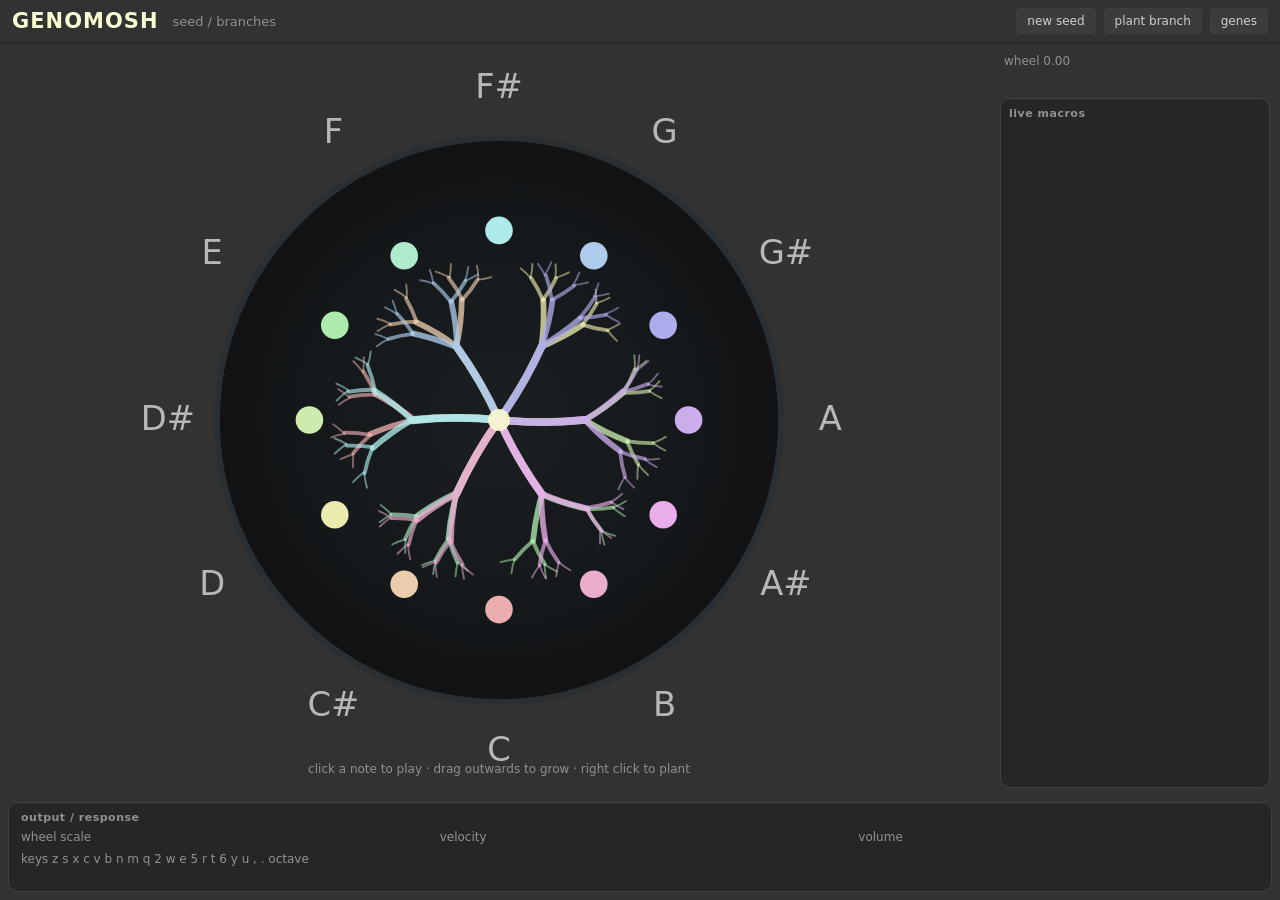
<file: DR-GenoMosh/WebUI/index.html>
<!DOCTYPE html>
<html lang="en">

<head>
  <meta charset="utf-8" />
  <meta name="viewport" content="width=device-width, initial-scale=1" />
  <title>GenoMosh</title>
  <link rel="stylesheet" href="style.css" />
</head>

<body>
  <div id="app">
    <header id="header">
      <h1 id="title">GENOMOSH</h1>
      <span id="pageLabel">seed / branches</span>
      <span id="seedLabel" class="caption"></span>
      <div id="headerButtons">
        <button id="newSeedButton" type="button">new seed</button>
        <button id="plantBranchButton" type="button">plant branch</button>
        <button id="pageButton" type="button">genes</button>
      </div>
    </header>

    <main id="body">
      <section id="plantHost">
        <svg id="plant" viewBox="-120 -120 240 240" preserveAspectRatio="xMidYMid meet">
          <defs>
            <radialGradient id="soil" cx="50%" cy="50%" r="50%">
              <stop offset="0%" stop-color="#1b1f22" />
              <stop offset="70%" stop-color="#15181a" />
              <stop offset="100%" stop-color="#101214" />
            </radialGradient>
          </defs>
          <g id="plantScene"></g>
        </svg>
        <p id="plantHint" class="caption">click a note to play &middot; drag outwards to grow &middot; right click to plant</p>
      </section>

      <section id="sideColumn">
        <div id="wheelReadout" class="caption">wheel 0.00</div>

        <div id="genRow">
          <div class="genCell">
            <div class="controlSlot" id="slot-atonality"></div>
          </div>
        </div>

        <div id="macroPlate">
          <div class="plateCaption">live macros</div>
          <div class="macroRow">
            <div class="controlSlot" id="slot-effect"></div>
            <div class="controlSlot" id="slot-tuning"></div>
          </div>
        </div>
      </section>

      <section id="genePage" hidden>
        <div id="geneGrid"></div>
      </section>
    </main>

    <footer id="footer">
      <div class="plateCaption">output / response</div>
      <div id="outputRow">
        <div class="outputCell">
          <label>wheel scale</label>
          <div class="controlSlot" id="slot-wheelScale"></div>
        </div>
        <div class="outputCell">
          <label>velocity</label>
          <div class="controlSlot" id="slot-velSens"></div>
        </div>
        <div class="outputCell">
          <label>volume</label>
          <div class="controlSlot" id="slot-volume"></div>
        </div>
      </div>
      <div id="keyHint" class="caption"></div>
    </footer>
  </div>

  <script type="module" src="app.js"></script>
</body>

</html>
</file>
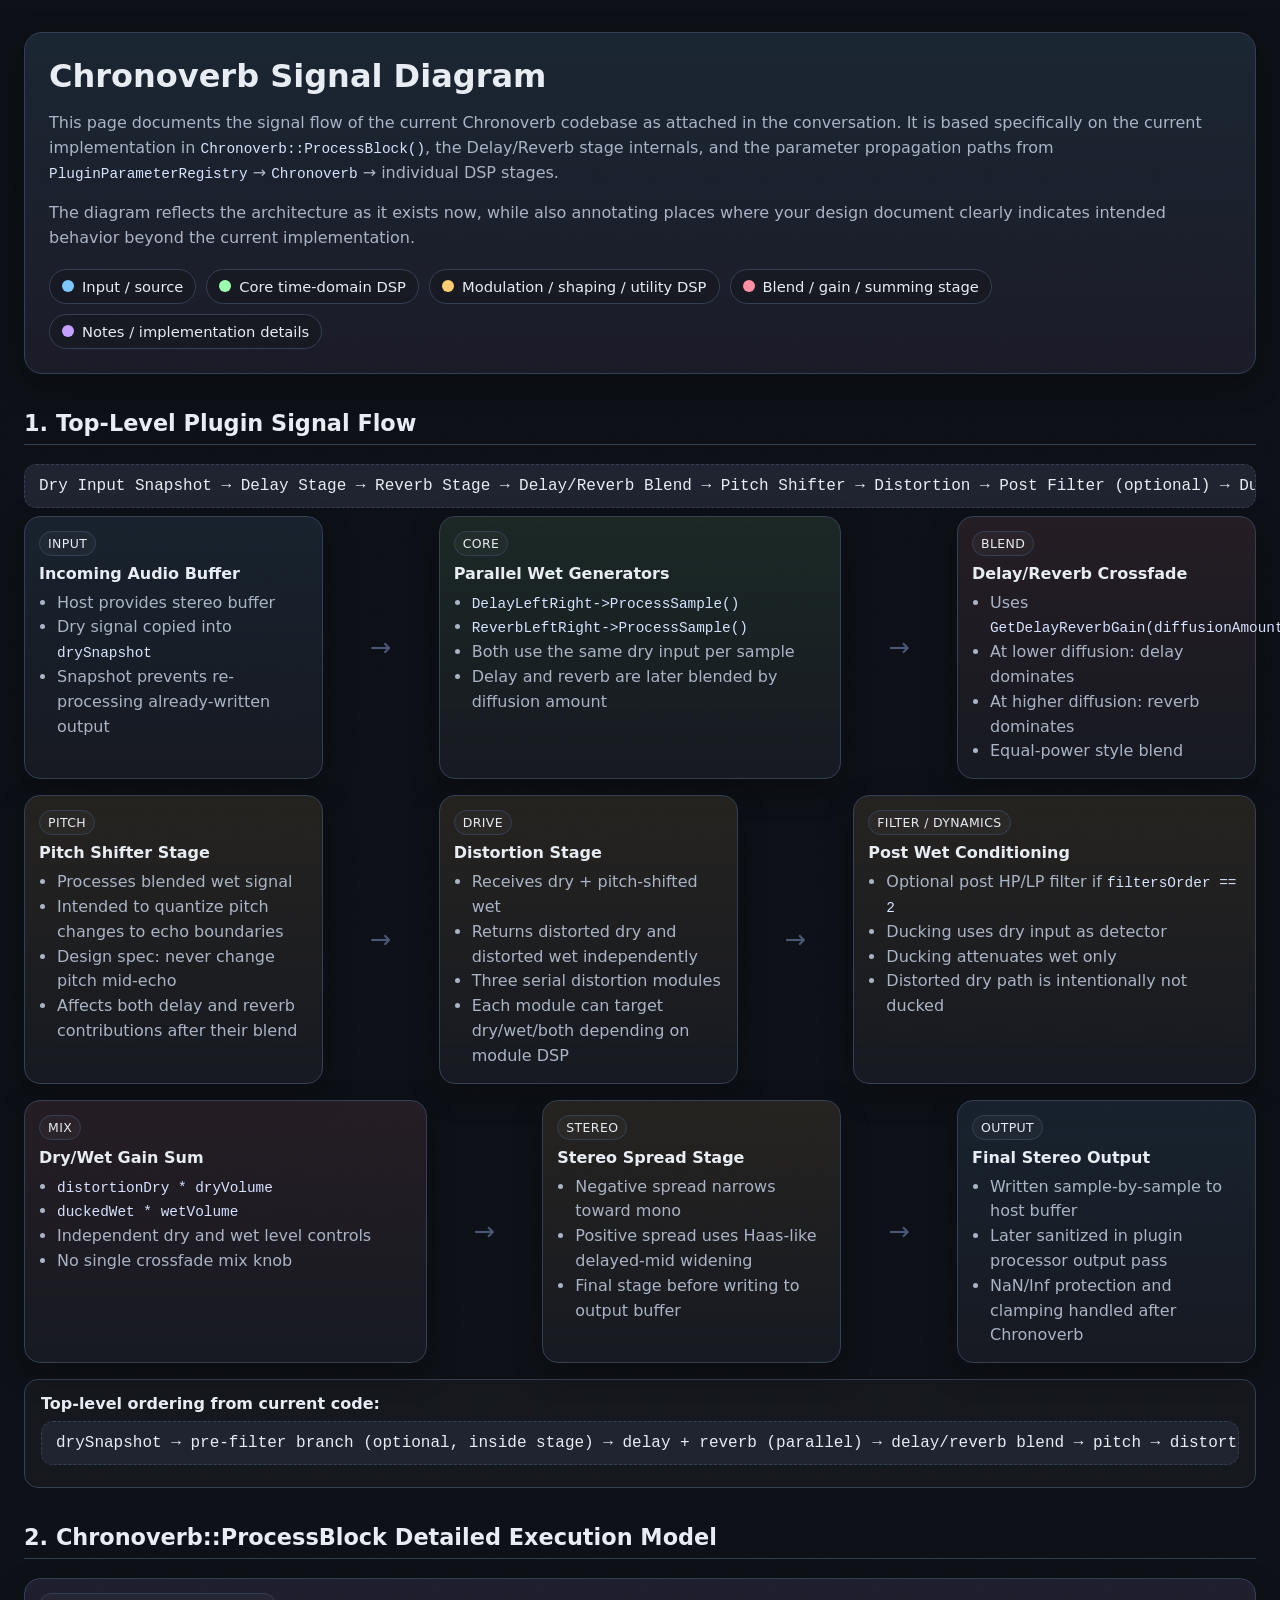
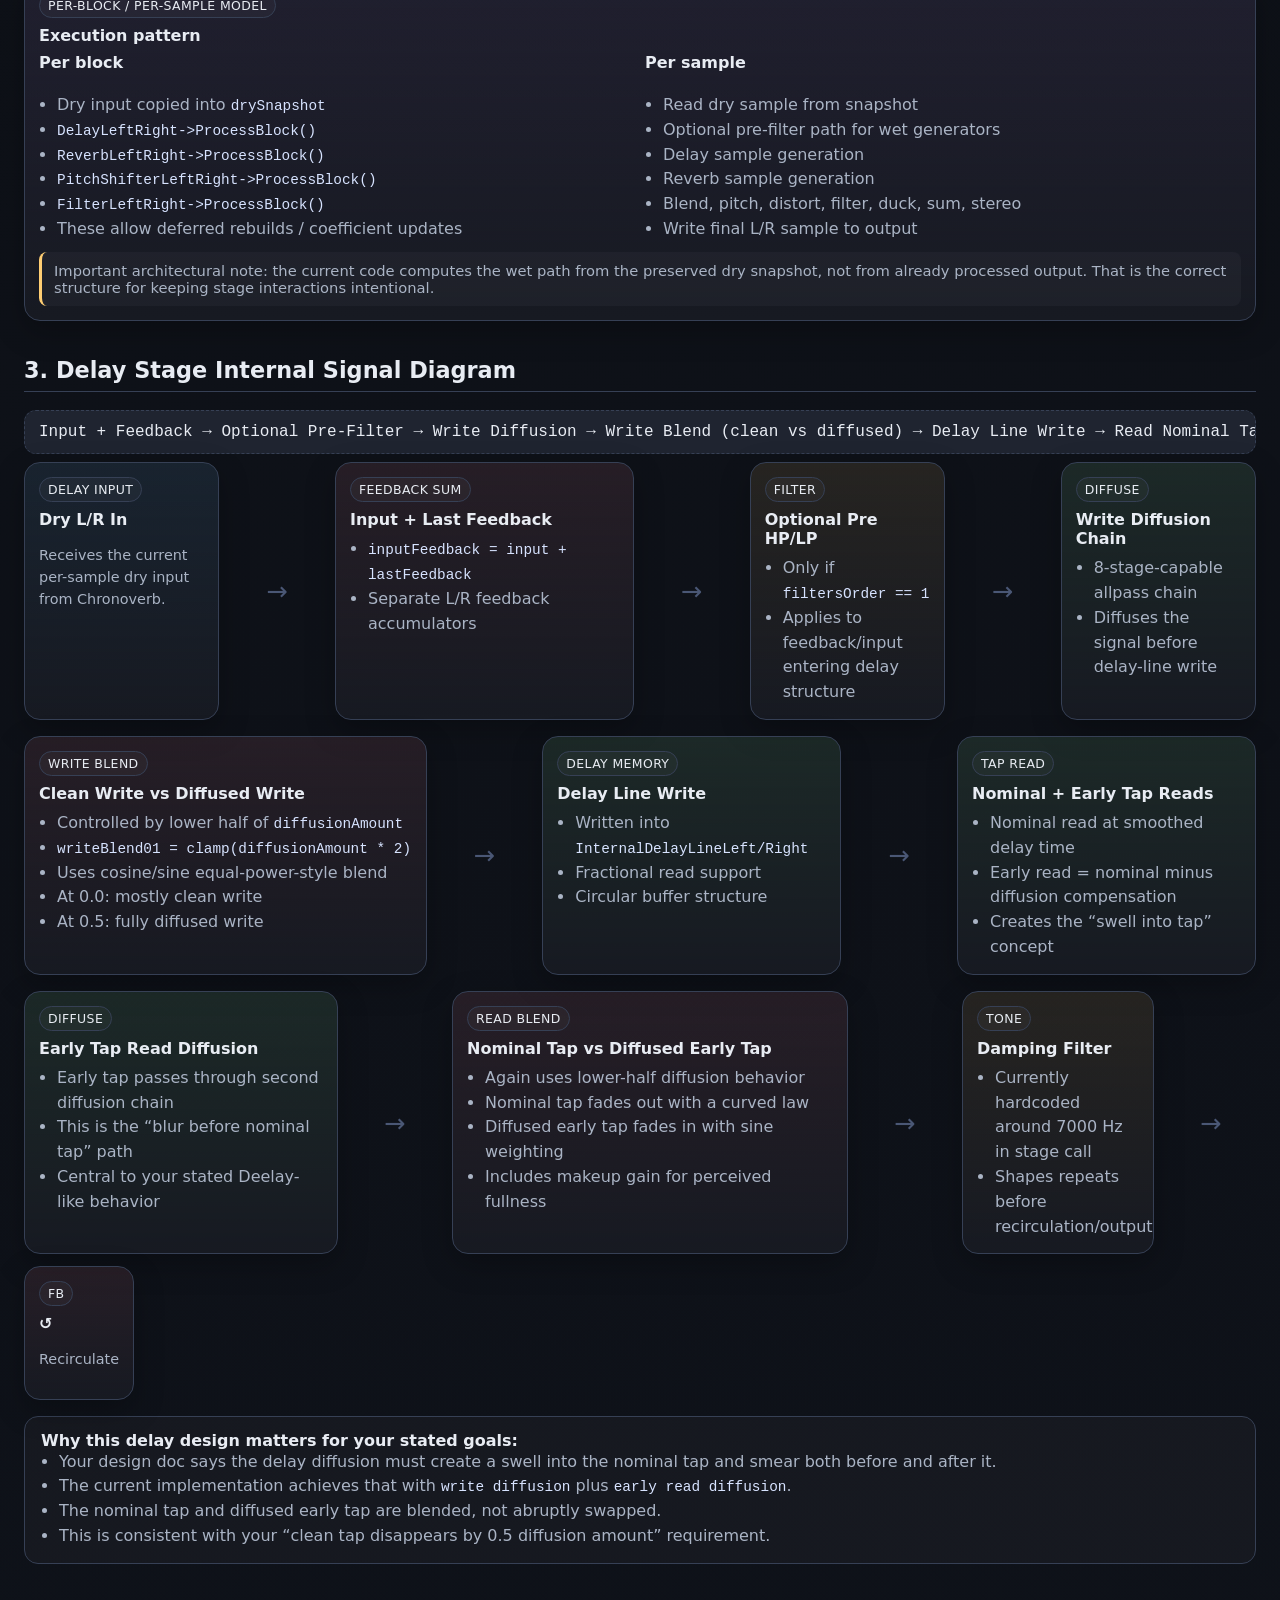
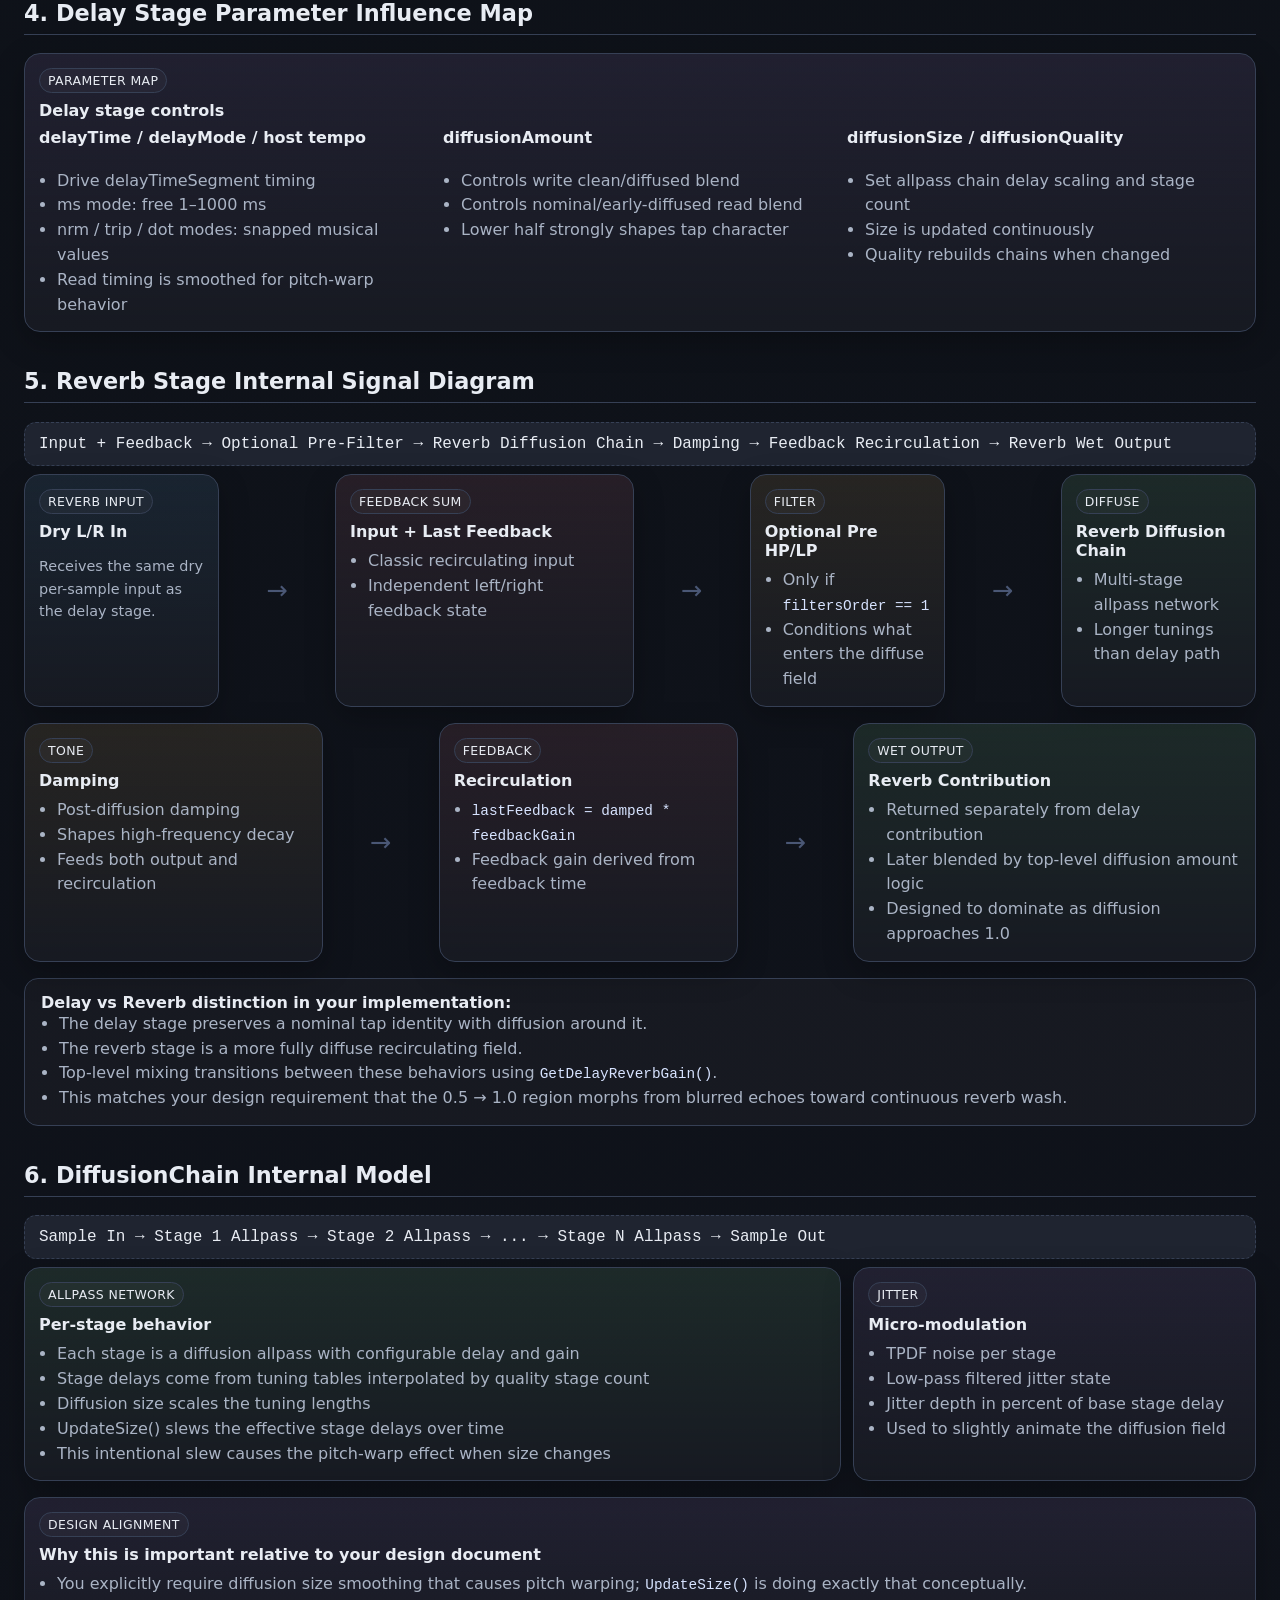
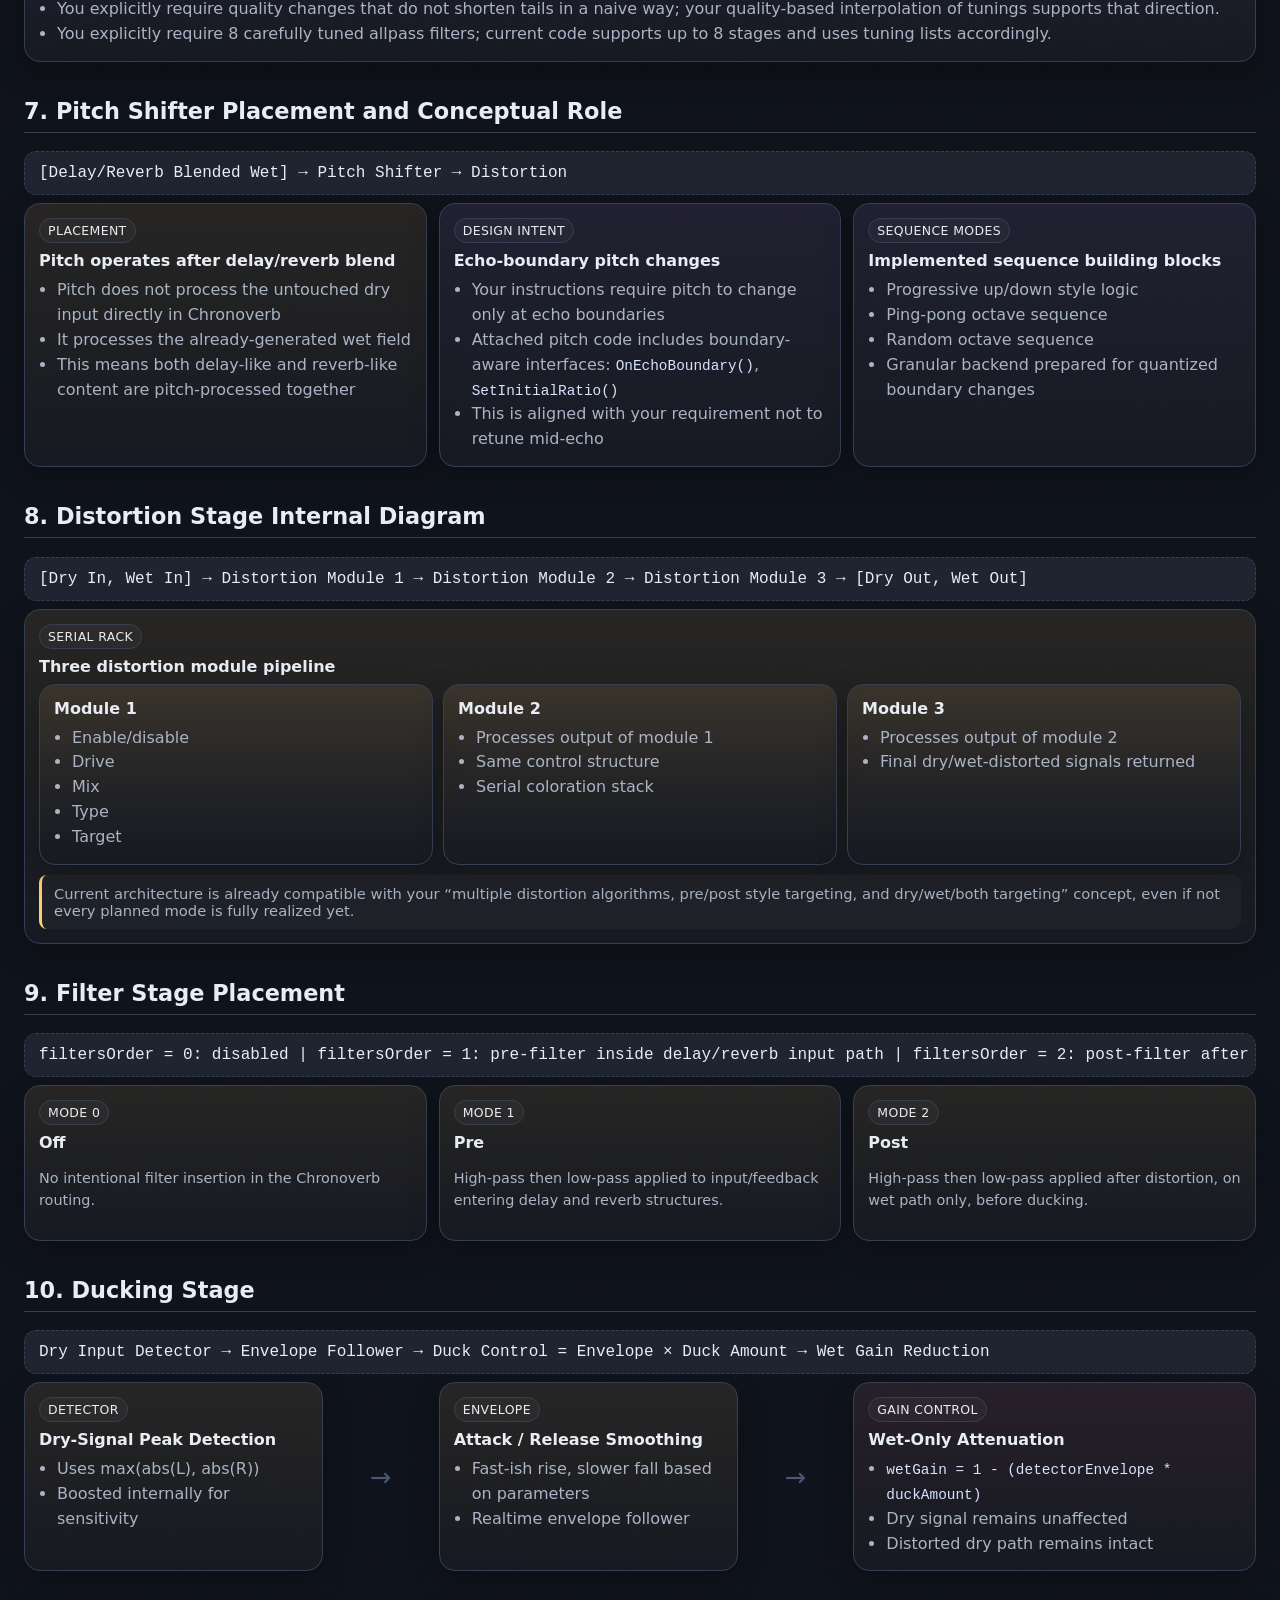
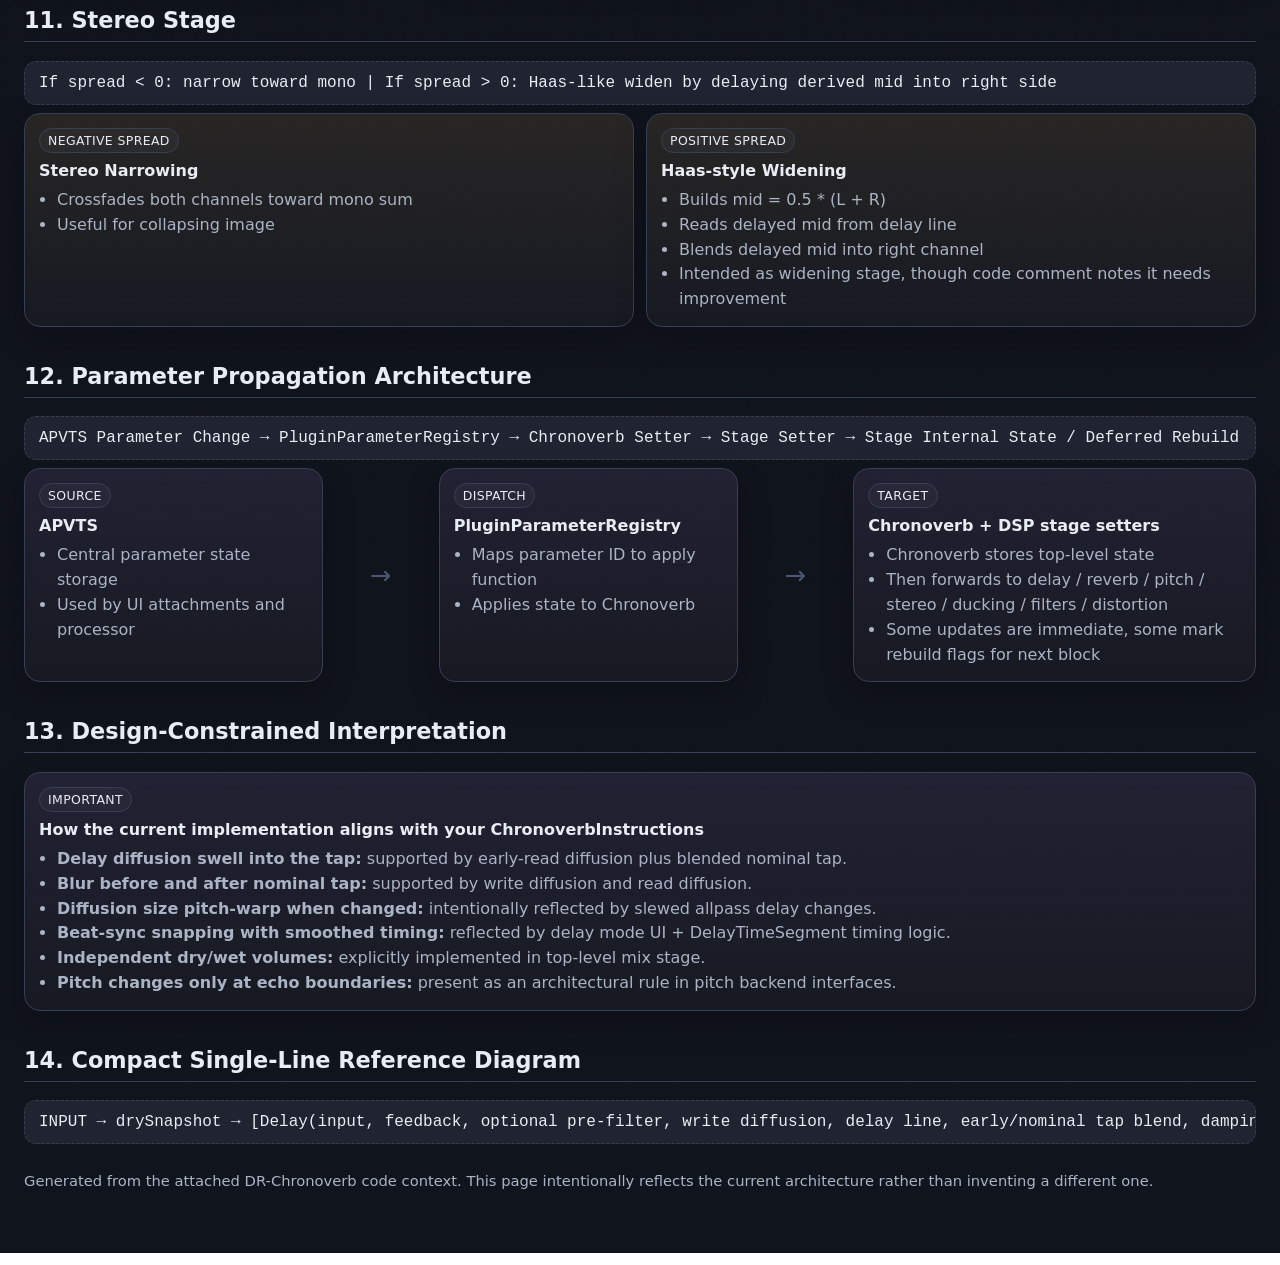
<file: DR-Chronoverb/ChronoverbStageDiagram.html>
<!DOCTYPE html>
<html lang="en">
<head>
    <meta charset="UTF-8" />
    <meta name="viewport" content="width=device-width, initial-scale=1" />
    <title>Chronoverb Signal Diagram</title>
    <style>
        :root
        {
            --bg: #0f1117;
            --panel: #171a22;
            --panel2: #1f2430;
            --panel3: #262d3d;
            --text: #e8ecf3;
            --muted: #aab4c5;
            --accent: #7cc7ff;
            --accent2: #9dffb0;
            --accent3: #ffce73;
            --accent4: #ff8fa3;
            --accent5: #c6a0ff;
            --border: #364055;
            --line: #4a5775;
            --danger: #ff6b6b;
            --shadow: 0 10px 30px rgba(0, 0, 0, 0.25);
        }

        *
        {
            box-sizing: border-box;
        }

        body
        {
            margin: 0;
            font-family: Inter, system-ui, -apple-system, BlinkMacSystemFont, "Segoe UI", sans-serif;
            background: linear-gradient(180deg, #0d1016 0%, #10141d 100%);
            color: var(--text);
        }

        .page
        {
            max-width: 1800px;
            margin: 0 auto;
            padding: 32px 24px 64px;
        }

        h1, h2, h3, h4
        {
            margin-top: 0;
        }

        h1
        {
            font-size: 2rem;
            margin-bottom: 10px;
        }

        h2
        {
            margin-top: 36px;
            font-size: 1.4rem;
            border-bottom: 1px solid var(--border);
            padding-bottom: 8px;
        }

        h3
        {
            font-size: 1.05rem;
            margin-bottom: 10px;
        }

        p, li
        {
            color: var(--muted);
            line-height: 1.55;
        }

        .hero
        {
            background: linear-gradient(180deg, rgba(124,199,255,0.12), rgba(198,160,255,0.08));
            border: 1px solid var(--border);
            border-radius: 18px;
            padding: 24px;
            box-shadow: var(--shadow);
        }

        .hero p
        {
            max-width: 1200px;
        }

        .legend
        {
            display: flex;
            flex-wrap: wrap;
            gap: 10px;
            margin-top: 18px;
        }

        .chip
        {
            display: inline-flex;
            align-items: center;
            gap: 8px;
            background: var(--panel);
            border: 1px solid var(--border);
            padding: 8px 12px;
            border-radius: 999px;
            color: var(--text);
            font-size: 0.92rem;
        }

        .dot
        {
            width: 12px;
            height: 12px;
            border-radius: 999px;
            display: inline-block;
        }

        .dot.input { background: var(--accent); }
        .dot.core { background: var(--accent2); }
        .dot.mod  { background: var(--accent3); }
        .dot.mix  { background: var(--accent4); }
        .dot.note { background: var(--accent5); }

        .diagram
        {
            display: flex;
            flex-direction: column;
            gap: 16px;
        }

        .row
        {
            display: grid;
            grid-template-columns: repeat(12, 1fr);
            gap: 12px;
            align-items: stretch;
        }

        .box
        {
            background: var(--panel);
            border: 1px solid var(--border);
            border-radius: 16px;
            padding: 14px;
            box-shadow: var(--shadow);
            min-height: 100px;
            position: relative;
        }

        .box.core { background: linear-gradient(180deg, rgba(157,255,176,0.10), rgba(23,26,34,1)); }
        .box.input { background: linear-gradient(180deg, rgba(124,199,255,0.10), rgba(23,26,34,1)); }
        .box.mod { background: linear-gradient(180deg, rgba(255,206,115,0.10), rgba(23,26,34,1)); }
        .box.mix { background: linear-gradient(180deg, rgba(255,143,163,0.10), rgba(23,26,34,1)); }
        .box.note { background: linear-gradient(180deg, rgba(198,160,255,0.10), rgba(23,26,34,1)); }

        .span-1  { grid-column: span 1; }
        .span-2  { grid-column: span 2; }
        .span-3  { grid-column: span 3; }
        .span-4  { grid-column: span 4; }
        .span-5  { grid-column: span 5; }
        .span-6  { grid-column: span 6; }
        .span-7  { grid-column: span 7; }
        .span-8  { grid-column: span 8; }
        .span-9  { grid-column: span 9; }
        .span-10 { grid-column: span 10; }
        .span-11 { grid-column: span 11; }
        .span-12 { grid-column: span 12; }

        .label
        {
            display: inline-block;
            font-size: 0.78rem;
            letter-spacing: 0.03em;
            text-transform: uppercase;
            color: var(--text);
            border: 1px solid var(--border);
            border-radius: 999px;
            padding: 4px 8px;
            margin-bottom: 8px;
            background: rgba(255,255,255,0.03);
        }

        .title
        {
            font-size: 1rem;
            font-weight: 700;
            margin-bottom: 8px;
        }

        .mini
        {
            font-size: 0.9rem;
            color: var(--muted);
        }

        .arrow
        {
            display: flex;
            align-items: center;
            justify-content: center;
            color: var(--line);
            font-size: 1.6rem;
            min-height: 100px;
        }

        .subgrid
        {
            display: grid;
            gap: 10px;
        }

        .subgrid.two
        {
            grid-template-columns: 1fr 1fr;
        }

        .subgrid.three
        {
            grid-template-columns: 1fr 1fr 1fr;
        }

        .callout
        {
            margin-top: 10px;
            padding: 10px 12px;
            border-left: 3px solid var(--accent3);
            background: rgba(255,255,255,0.03);
            border-radius: 8px;
            color: var(--muted);
            font-size: 0.92rem;
        }

        .mono
        {
            font-family: ui-monospace, SFMono-Regular, Menlo, Consolas, monospace;
            font-size: 0.9rem;
            color: #d7e3ff;
        }

        .stage-list
        {
            margin: 0;
            padding-left: 18px;
        }

        .section-note
        {
            margin: 16px 0 0;
            padding: 14px 16px;
            border: 1px solid var(--border);
            border-radius: 14px;
            background: rgba(255,255,255,0.03);
        }

        .flowline
        {
            margin: 8px 0;
            padding: 12px 14px;
            background: var(--panel2);
            border: 1px dashed var(--border);
            border-radius: 12px;
            color: var(--text);
            font-family: ui-monospace, SFMono-Regular, Menlo, Consolas, monospace;
            overflow-x: auto;
            white-space: nowrap;
        }

        .footer
        {
            margin-top: 28px;
            color: var(--muted);
            font-size: 0.92rem;
        }

        @media (max-width: 1100px)
        {
            .row
            {
                grid-template-columns: 1fr;
            }

            .span-1, .span-2, .span-3, .span-4, .span-5, .span-6,
            .span-7, .span-8, .span-9, .span-10, .span-11, .span-12
            {
                grid-column: span 1;
            }

            .arrow
            {
                min-height: 40px;
                transform: rotate(90deg);
            }

            .subgrid.two,
            .subgrid.three
            {
                grid-template-columns: 1fr;
            }

            .flowline
            {
                white-space: normal;
            }
        }
    </style>
</head>
<body>
<div class="page">
    <section class="hero">
        <h1>Chronoverb Signal Diagram</h1>
        <p>
            This page documents the signal flow of the current Chronoverb codebase as attached in the conversation.
            It is based specifically on the current implementation in <span class="mono">Chronoverb::ProcessBlock()</span>,
            the Delay/Reverb stage internals, and the parameter propagation paths from
            <span class="mono">PluginParameterRegistry</span> → <span class="mono">Chronoverb</span> → individual DSP stages.
        </p>
        <p>
            The diagram reflects the architecture as it exists now, while also annotating places where your design
            document clearly indicates intended behavior beyond the current implementation.
        </p>

        <div class="legend">
            <div class="chip"><span class="dot input"></span> Input / source</div>
            <div class="chip"><span class="dot core"></span> Core time-domain DSP</div>
            <div class="chip"><span class="dot mod"></span> Modulation / shaping / utility DSP</div>
            <div class="chip"><span class="dot mix"></span> Blend / gain / summing stage</div>
            <div class="chip"><span class="dot note"></span> Notes / implementation details</div>
        </div>
    </section>

    <h2>1. Top-Level Plugin Signal Flow</h2>
    <div class="flowline">
        Dry Input Snapshot → Delay Stage → Reverb Stage → Delay/Reverb Blend → Pitch Shifter → Distortion → Post Filter (optional) → Ducking → Dry/Wet Gain Sum → Stereo Stage → Output
    </div>

    <div class="diagram">
        <div class="row">
            <div class="box input span-3">
                <div class="label">Input</div>
                <div class="title">Incoming Audio Buffer</div>
                <ul class="stage-list">
                    <li>Host provides stereo buffer</li>
                    <li>Dry signal copied into <span class="mono">drySnapshot</span></li>
                    <li>Snapshot prevents re-processing already-written output</li>
                </ul>
            </div>

            <div class="arrow span-1">→</div>

            <div class="box core span-4">
                <div class="label">Core</div>
                <div class="title">Parallel Wet Generators</div>
                <ul class="stage-list">
                    <li><span class="mono">DelayLeftRight->ProcessSample()</span></li>
                    <li><span class="mono">ReverbLeftRight->ProcessSample()</span></li>
                    <li>Both use the same dry input per sample</li>
                    <li>Delay and reverb are later blended by diffusion amount</li>
                </ul>
            </div>

            <div class="arrow span-1">→</div>

            <div class="box mix span-3">
                <div class="label">Blend</div>
                <div class="title">Delay/Reverb Crossfade</div>
                <ul class="stage-list">
                    <li>Uses <span class="mono">GetDelayReverbGain(diffusionAmount)</span></li>
                    <li>At lower diffusion: delay dominates</li>
                    <li>At higher diffusion: reverb dominates</li>
                    <li>Equal-power style blend</li>
                </ul>
            </div>
        </div>

        <div class="row">
            <div class="box mod span-3">
                <div class="label">Pitch</div>
                <div class="title">Pitch Shifter Stage</div>
                <ul class="stage-list">
                    <li>Processes blended wet signal</li>
                    <li>Intended to quantize pitch changes to echo boundaries</li>
                    <li>Design spec: never change pitch mid-echo</li>
                    <li>Affects both delay and reverb contributions after their blend</li>
                </ul>
            </div>

            <div class="arrow span-1">→</div>

            <div class="box mod span-3">
                <div class="label">Drive</div>
                <div class="title">Distortion Stage</div>
                <ul class="stage-list">
                    <li>Receives dry + pitch-shifted wet</li>
                    <li>Returns distorted dry and distorted wet independently</li>
                    <li>Three serial distortion modules</li>
                    <li>Each module can target dry/wet/both depending on module DSP</li>
                </ul>
            </div>

            <div class="arrow span-1">→</div>

            <div class="box mod span-4">
                <div class="label">Filter / Dynamics</div>
                <div class="title">Post Wet Conditioning</div>
                <ul class="stage-list">
                    <li>Optional post HP/LP filter if <span class="mono">filtersOrder == 2</span></li>
                    <li>Ducking uses dry input as detector</li>
                    <li>Ducking attenuates wet only</li>
                    <li>Distorted dry path is intentionally not ducked</li>
                </ul>
            </div>
        </div>

        <div class="row">
            <div class="box mix span-4">
                <div class="label">Mix</div>
                <div class="title">Dry/Wet Gain Sum</div>
                <ul class="stage-list">
                    <li><span class="mono">distortionDry * dryVolume</span></li>
                    <li><span class="mono">duckedWet * wetVolume</span></li>
                    <li>Independent dry and wet level controls</li>
                    <li>No single crossfade mix knob</li>
                </ul>
            </div>

            <div class="arrow span-1">→</div>

            <div class="box mod span-3">
                <div class="label">Stereo</div>
                <div class="title">Stereo Spread Stage</div>
                <ul class="stage-list">
                    <li>Negative spread narrows toward mono</li>
                    <li>Positive spread uses Haas-like delayed-mid widening</li>
                    <li>Final stage before writing to output buffer</li>
                </ul>
            </div>

            <div class="arrow span-1">→</div>

            <div class="box input span-3">
                <div class="label">Output</div>
                <div class="title">Final Stereo Output</div>
                <ul class="stage-list">
                    <li>Written sample-by-sample to host buffer</li>
                    <li>Later sanitized in plugin processor output pass</li>
                    <li>NaN/Inf protection and clamping handled after Chronoverb</li>
                </ul>
            </div>
        </div>
    </div>

    <div class="section-note">
        <strong>Top-level ordering from current code:</strong>
        <div class="flowline">
            drySnapshot → pre-filter branch (optional, inside stage) → delay + reverb (parallel) → delay/reverb blend → pitch → distortion → optional post-filter → ducking → dry/wet gain sum → stereo
        </div>
    </div>

    <h2>2. Chronoverb::ProcessBlock Detailed Execution Model</h2>
    <div class="diagram">
        <div class="row">
            <div class="box note span-12">
                <div class="label">Per-block / per-sample model</div>
                <div class="title">Execution pattern</div>
                <div class="subgrid two">
                    <div>
                        <h4>Per block</h4>
                        <ul class="stage-list">
                            <li>Dry input copied into <span class="mono">drySnapshot</span></li>
                            <li><span class="mono">DelayLeftRight->ProcessBlock()</span></li>
                            <li><span class="mono">ReverbLeftRight->ProcessBlock()</span></li>
                            <li><span class="mono">PitchShifterLeftRight->ProcessBlock()</span></li>
                            <li><span class="mono">FilterLeftRight->ProcessBlock()</span></li>
                            <li>These allow deferred rebuilds / coefficient updates</li>
                        </ul>
                    </div>
                    <div>
                        <h4>Per sample</h4>
                        <ul class="stage-list">
                            <li>Read dry sample from snapshot</li>
                            <li>Optional pre-filter path for wet generators</li>
                            <li>Delay sample generation</li>
                            <li>Reverb sample generation</li>
                            <li>Blend, pitch, distort, filter, duck, sum, stereo</li>
                            <li>Write final L/R sample to output</li>
                        </ul>
                    </div>
                </div>
                <div class="callout">
                    Important architectural note: the current code computes the wet path from the preserved dry snapshot,
                    not from already processed output. That is the correct structure for keeping stage interactions intentional.
                </div>
            </div>
        </div>
    </div>

    <h2>3. Delay Stage Internal Signal Diagram</h2>
    <div class="flowline">
        Input + Feedback → Optional Pre-Filter → Write Diffusion → Write Blend (clean vs diffused) → Delay Line Write → Read Nominal Tap + Read Early Tap → Early Tap Diffusion → Read Blend → Damping → Feedback Recirculation + Wet Output
    </div>

    <div class="diagram">
        <div class="row">
            <div class="box input span-2">
                <div class="label">Delay Input</div>
                <div class="title">Dry L/R In</div>
                <p class="mini">
                    Receives the current per-sample dry input from Chronoverb.
                </p>
            </div>

            <div class="arrow span-1">→</div>

            <div class="box mix span-3">
                <div class="label">Feedback Sum</div>
                <div class="title">Input + Last Feedback</div>
                <ul class="stage-list">
                    <li><span class="mono">inputFeedback = input + lastFeedback</span></li>
                    <li>Separate L/R feedback accumulators</li>
                </ul>
            </div>

            <div class="arrow span-1">→</div>

            <div class="box mod span-2">
                <div class="label">Filter</div>
                <div class="title">Optional Pre HP/LP</div>
                <ul class="stage-list">
                    <li>Only if <span class="mono">filtersOrder == 1</span></li>
                    <li>Applies to feedback/input entering delay structure</li>
                </ul>
            </div>

            <div class="arrow span-1">→</div>

            <div class="box core span-2">
                <div class="label">Diffuse</div>
                <div class="title">Write Diffusion Chain</div>
                <ul class="stage-list">
                    <li>8-stage-capable allpass chain</li>
                    <li>Diffuses the signal before delay-line write</li>
                </ul>
            </div>
        </div>

        <div class="row">
            <div class="box mix span-4">
                <div class="label">Write Blend</div>
                <div class="title">Clean Write vs Diffused Write</div>
                <ul class="stage-list">
                    <li>Controlled by lower half of <span class="mono">diffusionAmount</span></li>
                    <li><span class="mono">writeBlend01 = clamp(diffusionAmount * 2)</span></li>
                    <li>Uses cosine/sine equal-power-style blend</li>
                    <li>At 0.0: mostly clean write</li>
                    <li>At 0.5: fully diffused write</li>
                </ul>
            </div>

            <div class="arrow span-1">→</div>

            <div class="box core span-3">
                <div class="label">Delay Memory</div>
                <div class="title">Delay Line Write</div>
                <ul class="stage-list">
                    <li>Written into <span class="mono">InternalDelayLineLeft/Right</span></li>
                    <li>Fractional read support</li>
                    <li>Circular buffer structure</li>
                </ul>
            </div>

            <div class="arrow span-1">→</div>

            <div class="box core span-3">
                <div class="label">Tap Read</div>
                <div class="title">Nominal + Early Tap Reads</div>
                <ul class="stage-list">
                    <li>Nominal read at smoothed delay time</li>
                    <li>Early read = nominal minus diffusion compensation</li>
                    <li>Creates the “swell into tap” concept</li>
                </ul>
            </div>
        </div>

        <div class="row">
            <div class="box core span-3">
                <div class="label">Diffuse</div>
                <div class="title">Early Tap Read Diffusion</div>
                <ul class="stage-list">
                    <li>Early tap passes through second diffusion chain</li>
                    <li>This is the “blur before nominal tap” path</li>
                    <li>Central to your stated Deelay-like behavior</li>
                </ul>
            </div>

            <div class="arrow span-1">→</div>

            <div class="box mix span-4">
                <div class="label">Read Blend</div>
                <div class="title">Nominal Tap vs Diffused Early Tap</div>
                <ul class="stage-list">
                    <li>Again uses lower-half diffusion behavior</li>
                    <li>Nominal tap fades out with a curved law</li>
                    <li>Diffused early tap fades in with sine weighting</li>
                    <li>Includes makeup gain for perceived fullness</li>
                </ul>
            </div>

            <div class="arrow span-1">→</div>

            <div class="box mod span-2">
                <div class="label">Tone</div>
                <div class="title">Damping Filter</div>
                <ul class="stage-list">
                    <li>Currently hardcoded around 7000 Hz in stage call</li>
                    <li>Shapes repeats before recirculation/output</li>
                </ul>
            </div>

            <div class="arrow span-1">→</div>

            <div class="box mix span-1">
                <div class="label">FB</div>
                <div class="title">↺</div>
                <p class="mini">Recirculate</p>
            </div>
        </div>
    </div>

    <div class="section-note">
        <strong>Why this delay design matters for your stated goals:</strong>
        <ul class="stage-list">
            <li>Your design doc says the delay diffusion must create a swell into the nominal tap and smear both before and after it.</li>
            <li>The current implementation achieves that with <span class="mono">write diffusion</span> plus <span class="mono">early read diffusion</span>.</li>
            <li>The nominal tap and diffused early tap are blended, not abruptly swapped.</li>
            <li>This is consistent with your “clean tap disappears by 0.5 diffusion amount” requirement.</li>
        </ul>
    </div>

    <h2>4. Delay Stage Parameter Influence Map</h2>
    <div class="diagram">
        <div class="row">
            <div class="box note span-12">
                <div class="label">Parameter map</div>
                <div class="title">Delay stage controls</div>
                <div class="subgrid three">
                    <div>
                        <h4>delayTime / delayMode / host tempo</h4>
                        <ul class="stage-list">
                            <li>Drive delayTimeSegment timing</li>
                            <li>ms mode: free 1–1000 ms</li>
                            <li>nrm / trip / dot modes: snapped musical values</li>
                            <li>Read timing is smoothed for pitch-warp behavior</li>
                        </ul>
                    </div>
                    <div>
                        <h4>diffusionAmount</h4>
                        <ul class="stage-list">
                            <li>Controls write clean/diffused blend</li>
                            <li>Controls nominal/early-diffused read blend</li>
                            <li>Lower half strongly shapes tap character</li>
                        </ul>
                    </div>
                    <div>
                        <h4>diffusionSize / diffusionQuality</h4>
                        <ul class="stage-list">
                            <li>Set allpass chain delay scaling and stage count</li>
                            <li>Size is updated continuously</li>
                            <li>Quality rebuilds chains when changed</li>
                        </ul>
                    </div>
                </div>
            </div>
        </div>
    </div>

    <h2>5. Reverb Stage Internal Signal Diagram</h2>
    <div class="flowline">
        Input + Feedback → Optional Pre-Filter → Reverb Diffusion Chain → Damping → Feedback Recirculation → Reverb Wet Output
    </div>

    <div class="diagram">
        <div class="row">
            <div class="box input span-2">
                <div class="label">Reverb Input</div>
                <div class="title">Dry L/R In</div>
                <p class="mini">
                    Receives the same dry per-sample input as the delay stage.
                </p>
            </div>

            <div class="arrow span-1">→</div>

            <div class="box mix span-3">
                <div class="label">Feedback Sum</div>
                <div class="title">Input + Last Feedback</div>
                <ul class="stage-list">
                    <li>Classic recirculating input</li>
                    <li>Independent left/right feedback state</li>
                </ul>
            </div>

            <div class="arrow span-1">→</div>

            <div class="box mod span-2">
                <div class="label">Filter</div>
                <div class="title">Optional Pre HP/LP</div>
                <ul class="stage-list">
                    <li>Only if <span class="mono">filtersOrder == 1</span></li>
                    <li>Conditions what enters the diffuse field</li>
                </ul>
            </div>

            <div class="arrow span-1">→</div>

            <div class="box core span-2">
                <div class="label">Diffuse</div>
                <div class="title">Reverb Diffusion Chain</div>
                <ul class="stage-list">
                    <li>Multi-stage allpass network</li>
                    <li>Longer tunings than delay path</li>
                </ul>
            </div>
        </div>

        <div class="row">
            <div class="box mod span-3">
                <div class="label">Tone</div>
                <div class="title">Damping</div>
                <ul class="stage-list">
                    <li>Post-diffusion damping</li>
                    <li>Shapes high-frequency decay</li>
                    <li>Feeds both output and recirculation</li>
                </ul>
            </div>

            <div class="arrow span-1">→</div>

            <div class="box mix span-3">
                <div class="label">Feedback</div>
                <div class="title">Recirculation</div>
                <ul class="stage-list">
                    <li><span class="mono">lastFeedback = damped * feedbackGain</span></li>
                    <li>Feedback gain derived from feedback time</li>
                </ul>
            </div>

            <div class="arrow span-1">→</div>

            <div class="box core span-4">
                <div class="label">Wet Output</div>
                <div class="title">Reverb Contribution</div>
                <ul class="stage-list">
                    <li>Returned separately from delay contribution</li>
                    <li>Later blended by top-level diffusion amount logic</li>
                    <li>Designed to dominate as diffusion approaches 1.0</li>
                </ul>
            </div>
        </div>
    </div>

    <div class="section-note">
        <strong>Delay vs Reverb distinction in your implementation:</strong>
        <ul class="stage-list">
            <li>The delay stage preserves a nominal tap identity with diffusion around it.</li>
            <li>The reverb stage is a more fully diffuse recirculating field.</li>
            <li>Top-level mixing transitions between these behaviors using <span class="mono">GetDelayReverbGain()</span>.</li>
            <li>This matches your design requirement that the 0.5 → 1.0 region morphs from blurred echoes toward continuous reverb wash.</li>
        </ul>
    </div>

    <h2>6. DiffusionChain Internal Model</h2>
    <div class="flowline">
        Sample In → Stage 1 Allpass → Stage 2 Allpass → ... → Stage N Allpass → Sample Out
    </div>

    <div class="diagram">
        <div class="row">
            <div class="box core span-8">
                <div class="label">Allpass Network</div>
                <div class="title">Per-stage behavior</div>
                <ul class="stage-list">
                    <li>Each stage is a diffusion allpass with configurable delay and gain</li>
                    <li>Stage delays come from tuning tables interpolated by quality stage count</li>
                    <li>Diffusion size scales the tuning lengths</li>
                    <li>UpdateSize() slews the effective stage delays over time</li>
                    <li>This intentional slew causes the pitch-warp effect when size changes</li>
                </ul>
            </div>

            <div class="box note span-4">
                <div class="label">Jitter</div>
                <div class="title">Micro-modulation</div>
                <ul class="stage-list">
                    <li>TPDF noise per stage</li>
                    <li>Low-pass filtered jitter state</li>
                    <li>Jitter depth in percent of base stage delay</li>
                    <li>Used to slightly animate the diffusion field</li>
                </ul>
            </div>
        </div>

        <div class="row">
            <div class="box note span-12">
                <div class="label">Design alignment</div>
                <div class="title">Why this is important relative to your design document</div>
                <ul class="stage-list">
                    <li>You explicitly require diffusion size smoothing that causes pitch warping; <span class="mono">UpdateSize()</span> is doing exactly that conceptually.</li>
                    <li>You explicitly require quality changes that do not shorten tails in a naive way; your quality-based interpolation of tunings supports that direction.</li>
                    <li>You explicitly require 8 carefully tuned allpass filters; current code supports up to 8 stages and uses tuning lists accordingly.</li>
                </ul>
            </div>
        </div>
    </div>

    <h2>7. Pitch Shifter Placement and Conceptual Role</h2>
    <div class="flowline">
        [Delay/Reverb Blended Wet] → Pitch Shifter → Distortion
    </div>

    <div class="diagram">
        <div class="row">
            <div class="box mod span-4">
                <div class="label">Placement</div>
                <div class="title">Pitch operates after delay/reverb blend</div>
                <ul class="stage-list">
                    <li>Pitch does not process the untouched dry input directly in Chronoverb</li>
                    <li>It processes the already-generated wet field</li>
                    <li>This means both delay-like and reverb-like content are pitch-processed together</li>
                </ul>
            </div>

            <div class="box note span-4">
                <div class="label">Design intent</div>
                <div class="title">Echo-boundary pitch changes</div>
                <ul class="stage-list">
                    <li>Your instructions require pitch to change only at echo boundaries</li>
                    <li>Attached pitch code includes boundary-aware interfaces:
                        <span class="mono">OnEchoBoundary()</span>,
                        <span class="mono">SetInitialRatio()</span>
                    </li>
                    <li>This is aligned with your requirement not to retune mid-echo</li>
                </ul>
            </div>

            <div class="box note span-4">
                <div class="label">Sequence modes</div>
                <div class="title">Implemented sequence building blocks</div>
                <ul class="stage-list">
                    <li>Progressive up/down style logic</li>
                    <li>Ping-pong octave sequence</li>
                    <li>Random octave sequence</li>
                    <li>Granular backend prepared for quantized boundary changes</li>
                </ul>
            </div>
        </div>
    </div>

    <h2>8. Distortion Stage Internal Diagram</h2>
    <div class="flowline">
        [Dry In, Wet In] → Distortion Module 1 → Distortion Module 2 → Distortion Module 3 → [Dry Out, Wet Out]
    </div>

    <div class="diagram">
        <div class="row">
            <div class="box mod span-12">
                <div class="label">Serial rack</div>
                <div class="title">Three distortion module pipeline</div>
                <div class="subgrid three">
                    <div class="box mod">
                        <div class="title">Module 1</div>
                        <ul class="stage-list">
                            <li>Enable/disable</li>
                            <li>Drive</li>
                            <li>Mix</li>
                            <li>Type</li>
                            <li>Target</li>
                        </ul>
                    </div>
                    <div class="box mod">
                        <div class="title">Module 2</div>
                        <ul class="stage-list">
                            <li>Processes output of module 1</li>
                            <li>Same control structure</li>
                            <li>Serial coloration stack</li>
                        </ul>
                    </div>
                    <div class="box mod">
                        <div class="title">Module 3</div>
                        <ul class="stage-list">
                            <li>Processes output of module 2</li>
                            <li>Final dry/wet-distorted signals returned</li>
                        </ul>
                    </div>
                </div>
                <div class="callout">
                    Current architecture is already compatible with your “multiple distortion algorithms,
                    pre/post style targeting, and dry/wet/both targeting” concept, even if not every planned mode is fully realized yet.
                </div>
            </div>
        </div>
    </div>

    <h2>9. Filter Stage Placement</h2>
    <div class="flowline">
        filtersOrder = 0: disabled
        | filtersOrder = 1: pre-filter inside delay/reverb input path
        | filtersOrder = 2: post-filter after distortion wet path
    </div>

    <div class="diagram">
        <div class="row">
            <div class="box mod span-4">
                <div class="label">Mode 0</div>
                <div class="title">Off</div>
                <p class="mini">
                    No intentional filter insertion in the Chronoverb routing.
                </p>
            </div>

            <div class="box mod span-4">
                <div class="label">Mode 1</div>
                <div class="title">Pre</div>
                <p class="mini">
                    High-pass then low-pass applied to input/feedback entering delay and reverb structures.
                </p>
            </div>

            <div class="box mod span-4">
                <div class="label">Mode 2</div>
                <div class="title">Post</div>
                <p class="mini">
                    High-pass then low-pass applied after distortion, on wet path only, before ducking.
                </p>
            </div>
        </div>
    </div>

    <h2>10. Ducking Stage</h2>
    <div class="flowline">
        Dry Input Detector → Envelope Follower → Duck Control = Envelope × Duck Amount → Wet Gain Reduction
    </div>

    <div class="diagram">
        <div class="row">
            <div class="box mod span-3">
                <div class="label">Detector</div>
                <div class="title">Dry-Signal Peak Detection</div>
                <ul class="stage-list">
                    <li>Uses max(abs(L), abs(R))</li>
                    <li>Boosted internally for sensitivity</li>
                </ul>
            </div>

            <div class="arrow span-1">→</div>

            <div class="box mod span-3">
                <div class="label">Envelope</div>
                <div class="title">Attack / Release Smoothing</div>
                <ul class="stage-list">
                    <li>Fast-ish rise, slower fall based on parameters</li>
                    <li>Realtime envelope follower</li>
                </ul>
            </div>

            <div class="arrow span-1">→</div>

            <div class="box mix span-4">
                <div class="label">Gain Control</div>
                <div class="title">Wet-Only Attenuation</div>
                <ul class="stage-list">
                    <li><span class="mono">wetGain = 1 - (detectorEnvelope * duckAmount)</span></li>
                    <li>Dry signal remains unaffected</li>
                    <li>Distorted dry path remains intact</li>
                </ul>
            </div>
        </div>
    </div>

    <h2>11. Stereo Stage</h2>
    <div class="flowline">
        If spread < 0: narrow toward mono
        | If spread > 0: Haas-like widen by delaying derived mid into right side
    </div>

    <div class="diagram">
        <div class="row">
            <div class="box mod span-6">
                <div class="label">Negative spread</div>
                <div class="title">Stereo Narrowing</div>
                <ul class="stage-list">
                    <li>Crossfades both channels toward mono sum</li>
                    <li>Useful for collapsing image</li>
                </ul>
            </div>

            <div class="box mod span-6">
                <div class="label">Positive spread</div>
                <div class="title">Haas-style Widening</div>
                <ul class="stage-list">
                    <li>Builds mid = 0.5 * (L + R)</li>
                    <li>Reads delayed mid from delay line</li>
                    <li>Blends delayed mid into right channel</li>
                    <li>Intended as widening stage, though code comment notes it needs improvement</li>
                </ul>
            </div>
        </div>
    </div>

    <h2>12. Parameter Propagation Architecture</h2>
    <div class="flowline">
        APVTS Parameter Change → PluginParameterRegistry → Chronoverb Setter → Stage Setter → Stage Internal State / Deferred Rebuild
    </div>

    <div class="diagram">
        <div class="row">
            <div class="box note span-3">
                <div class="label">Source</div>
                <div class="title">APVTS</div>
                <ul class="stage-list">
                    <li>Central parameter state storage</li>
                    <li>Used by UI attachments and processor</li>
                </ul>
            </div>

            <div class="arrow span-1">→</div>

            <div class="box note span-3">
                <div class="label">Dispatch</div>
                <div class="title">PluginParameterRegistry</div>
                <ul class="stage-list">
                    <li>Maps parameter ID to apply function</li>
                    <li>Applies state to Chronoverb</li>
                </ul>
            </div>

            <div class="arrow span-1">→</div>

            <div class="box note span-4">
                <div class="label">Target</div>
                <div class="title">Chronoverb + DSP stage setters</div>
                <ul class="stage-list">
                    <li>Chronoverb stores top-level state</li>
                    <li>Then forwards to delay / reverb / pitch / stereo / ducking / filters / distortion</li>
                    <li>Some updates are immediate, some mark rebuild flags for next block</li>
                </ul>
            </div>
        </div>
    </div>

    <h2>13. Design-Constrained Interpretation</h2>
    <div class="diagram">
        <div class="row">
            <div class="box note span-12">
                <div class="label">Important</div>
                <div class="title">How the current implementation aligns with your ChronoverbInstructions</div>
                <ul class="stage-list">
                    <li><strong>Delay diffusion swell into the tap:</strong> supported by early-read diffusion plus blended nominal tap.</li>
                    <li><strong>Blur before and after nominal tap:</strong> supported by write diffusion and read diffusion.</li>
                    <li><strong>Diffusion size pitch-warp when changed:</strong> intentionally reflected by slewed allpass delay changes.</li>
                    <li><strong>Beat-sync snapping with smoothed timing:</strong> reflected by delay mode UI + DelayTimeSegment timing logic.</li>
                    <li><strong>Independent dry/wet volumes:</strong> explicitly implemented in top-level mix stage.</li>
                    <li><strong>Pitch changes only at echo boundaries:</strong> present as an architectural rule in pitch backend interfaces.</li>
                </ul>
            </div>
        </div>
    </div>

    <h2>14. Compact Single-Line Reference Diagram</h2>
    <div class="flowline">
        INPUT → drySnapshot → [Delay(input, feedback, optional pre-filter, write diffusion, delay line, early/nominal tap blend, damping)] || [Reverb(input, feedback, optional pre-filter, diffusion, damping)] → diffusion-based delay/reverb crossfade → Pitch → Distortion(3 modules) → optional post filter → Ducking(dry-keyed, wet-only) → Dry/Wet level sum → Stereo spread → OUTPUT
    </div>

    <div class="footer">
        Generated from the attached DR-Chronoverb code context. This page intentionally reflects the current architecture rather than inventing a different one.
    </div>
</div>
</body>
</html>
</file>
<file: DR-GenoMosh/WebUI/style.css>
/* GenoMosh web editor.
 *
 * The palette mirrors Source/Utils/Theme.h so the web UI and the rest of the
 * plugin look like the same instrument: grey plates for anything you can move
 * while the synth is sounding, plain background for seed generation.
 */

:root {
  --bg: #323232;
  --accent: #282828;
  --panel: #262626;
  --panel-edge: #404040;
  --caption: #919191;
  --text: #cfcfcf;
  --gold: #fafad2;
  --disc: #15181a;
  --disc-edge: #2a2f33;
  --font: "DejaVu Sans", "Helvetica Neue", Arial, sans-serif;
}

* {
  box-sizing: border-box;
}

/* display:flex on a section would otherwise win over the hidden attribute. */
[hidden] {
  display: none !important;
}

html,
body {
  margin: 0;
  height: 100%;
  overflow: hidden;
  background: var(--bg);
  color: var(--text);
  font-family: var(--font);
  font-size: 13px;
  user-select: none;
  -webkit-user-select: none;
}

#app {
  display: grid;
  grid-template-rows: 44px 1fr 104px;
  height: 100%;
}

#app.genes-page {
  grid-template-rows: 44px 1fr 104px;
}

caption,
.caption {
  color: var(--caption);
  font-size: 12px;
}

/*------------------------------------------------------------------ header */
#header {
  display: flex;
  align-items: center;
  gap: 14px;
  padding: 8px 12px;
  border-bottom: 2px solid var(--accent);
}

#title {
  font-size: 21px;
  font-weight: 700;
  color: var(--gold);
  margin: 0;
  letter-spacing: 1px;
}

#pageLabel {
  color: var(--caption);
}

#seedLabel {
  margin-left: auto;
}

#headerButtons {
  display: flex;
  gap: 8px;
}

button {
  font-family: var(--font);
  font-size: 12px;
  color: var(--text);
  background: #3c3c3c;
  border: 1px solid var(--panel-edge);
  border-radius: 4px;
  padding: 5px 10px;
  cursor: pointer;
}

button:hover {
  background: #474747;
}

button:active {
  background: #2d2d2d;
}

/*-------------------------------------------------------------------- body */
#body {
  display: grid;
  grid-template-columns: minmax(0, 1fr) 270px;
  min-height: 0;
  padding: 8px 10px;
  gap: 12px;
}

#body.genes-page {
  grid-template-columns: 1fr;
}

#plantHost {
  position: relative;
  min-width: 0;
  min-height: 0;
}

/* The SVG fills the host and keeps the plant square inside it; the hint is an
   overlay so the drawing never shrinks to make room for text. */
#plant {
  position: absolute;
  inset: 0;
  width: 100%;
  height: 100%;
  touch-action: none;
}

#plantHint {
  position: absolute;
  left: 0;
  right: 0;
  bottom: 0;
  text-align: center;
  pointer-events: none;
}

#sideColumn {
  display: flex;
  flex-direction: column;
  gap: 10px;
  min-width: 0;
}

#wheelReadout {
  padding: 2px 4px;
}

#genRow {
  display: grid;
  grid-template-columns: 1fr 1fr;
  gap: 6px;
  padding: 4px 2px;
}

#genRow .genCell:nth-child(1) {
  grid-column: 2;
}

#macroPlate {
  background: var(--panel);
  border: 1px solid var(--panel-edge);
  border-radius: 10px;
  padding: 8px;
  flex: 1 1 auto;
  display: flex;
  flex-direction: column;
}

.plateCaption {
  color: var(--caption);
  font-size: 11px;
  font-weight: 700;
  letter-spacing: 0.5px;
  text-transform: lowercase;
  margin-bottom: 6px;
}

.macroRow {
  display: grid;
  grid-template-columns: 1fr 1fr;
  gap: 6px;
  flex: 1 1 auto;
  align-items: stretch;
}

/*---------------------------------------------------------------- controls */
.control {
  display: flex;
  flex-direction: column;
  align-items: center;
  gap: 4px;
  min-width: 0;
}

.control .name {
  font-size: 11px;
  color: var(--caption);
  white-space: nowrap;
}

.control .value {
  font-size: 11px;
  color: var(--text);
  font-variant-numeric: tabular-nums;
}

.knob {
  cursor: ns-resize;
  touch-action: none;
}

.knob svg {
  display: block;
  width: 100%;
  height: 100%;
  max-width: 86px;
  max-height: 86px;
}

.knob .arc-track {
  stroke: #3a3a3a;
}

.knob .arc-value {
  stroke: var(--gold);
}

.knob .pointer {
  stroke: #dcdcdc;
}

.knob.live .arc-value {
  stroke: #8fd6a0;
}

.slider {
  display: flex;
  align-items: center;
  width: 100%;
  height: 26px;
}

.slider input[type="range"] {
  -webkit-appearance: none;
  appearance: none;
  width: 100%;
  height: 6px;
  border-radius: 3px;
  background: #3a3a3a;
  outline: none;
}

.slider input[type="range"]::-webkit-slider-thumb {
  -webkit-appearance: none;
  appearance: none;
  width: 14px;
  height: 18px;
  border-radius: 3px;
  background: #9a9a9a;
  cursor: ew-resize;
}

.slider input[type="range"]::-moz-range-thumb {
  width: 14px;
  height: 18px;
  border: none;
  border-radius: 3px;
  background: #9a9a9a;
}

/*------------------------------------------------------------------ footer */
#footer {
  background: var(--panel);
  border: 1px solid var(--panel-edge);
  border-radius: 10px;
  margin: 6px 8px 8px;
  padding: 8px 12px;
}

#outputRow {
  display: grid;
  grid-template-columns: repeat(3, 1fr);
  gap: 18px;
  margin-top: 4px;
}

#outputRow .outputCell {
  display: flex;
  flex-direction: column;
  gap: 2px;
  min-width: 0;
}

#outputRow label {
  font-size: 12px;
  color: var(--caption);
}

#keyHint {
  margin-top: 6px;
}

/*---------------------------------------------------------------- gene page */
#genePage {
  overflow-y: auto;
  min-height: 0;
}

#geneGrid {
  columns: 2;
  column-gap: 18px;
  padding: 4px;
}

.gene-group {
  break-inside: avoid;
  margin-bottom: 10px;
}

.gene-group h2 {
  font-size: 13px;
  font-weight: 700;
  color: var(--gold);
  margin: 0 0 4px;
}

.gene-row {
  display: grid;
  grid-template-columns: 96px 1fr;
  align-items: center;
  gap: 6px;
  height: 20px;
}

.gene-row .gene-name {
  font-size: 11.5px;
  color: #c8c8c8;
  overflow: hidden;
  text-overflow: ellipsis;
  white-space: nowrap;
}

.gene-row input[type="range"] {
  -webkit-appearance: none;
  appearance: none;
  width: 100%;
  height: 5px;
  border-radius: 3px;
  background: #3a3a3a;
  outline: none;
}

.gene-row input[type="range"]::-webkit-slider-thumb {
  -webkit-appearance: none;
  appearance: none;
  width: 9px;
  height: 14px;
  border-radius: 2px;
  background: var(--gene-colour, #7fd08a);
  cursor: ew-resize;
}

.gene-row input[type="range"]::-moz-range-thumb {
  width: 9px;
  height: 14px;
  border: none;
  border-radius: 2px;
  background: var(--gene-colour, #7fd08a);
}

/*------------------------------------------------------------------- plant */
.disc {
  fill: url(#soil);
  stroke: var(--disc-edge);
  stroke-width: 2;
}

.seed-dot {
  fill: var(--gold);
  opacity: 0.9;
}

.twigs path {
  fill: none;
  stroke-linecap: round;
}

.handle {
  cursor: grab;
}

.handle-hit {
  fill: transparent;
  cursor: grab;
}

.slot-label {
  font-size: 11px;
  fill: #b8b8b8;
  text-anchor: middle;
  dominant-baseline: middle;
  pointer-events: none;
  font-family: var(--font);
}

.slot-label.active {
  fill: #ffffff;
  font-weight: 700;
}

.slot-ring {
  fill: none;
  stroke: transparent;
}

.branch.sounding .halo {
  opacity: 1;
}

.branch.grabbed .handle {
  stroke: #ffffff;
  stroke-width: 1.5;
}

.branch.hovered .slot-label {
  fill: #ffffff;
}
</file>
